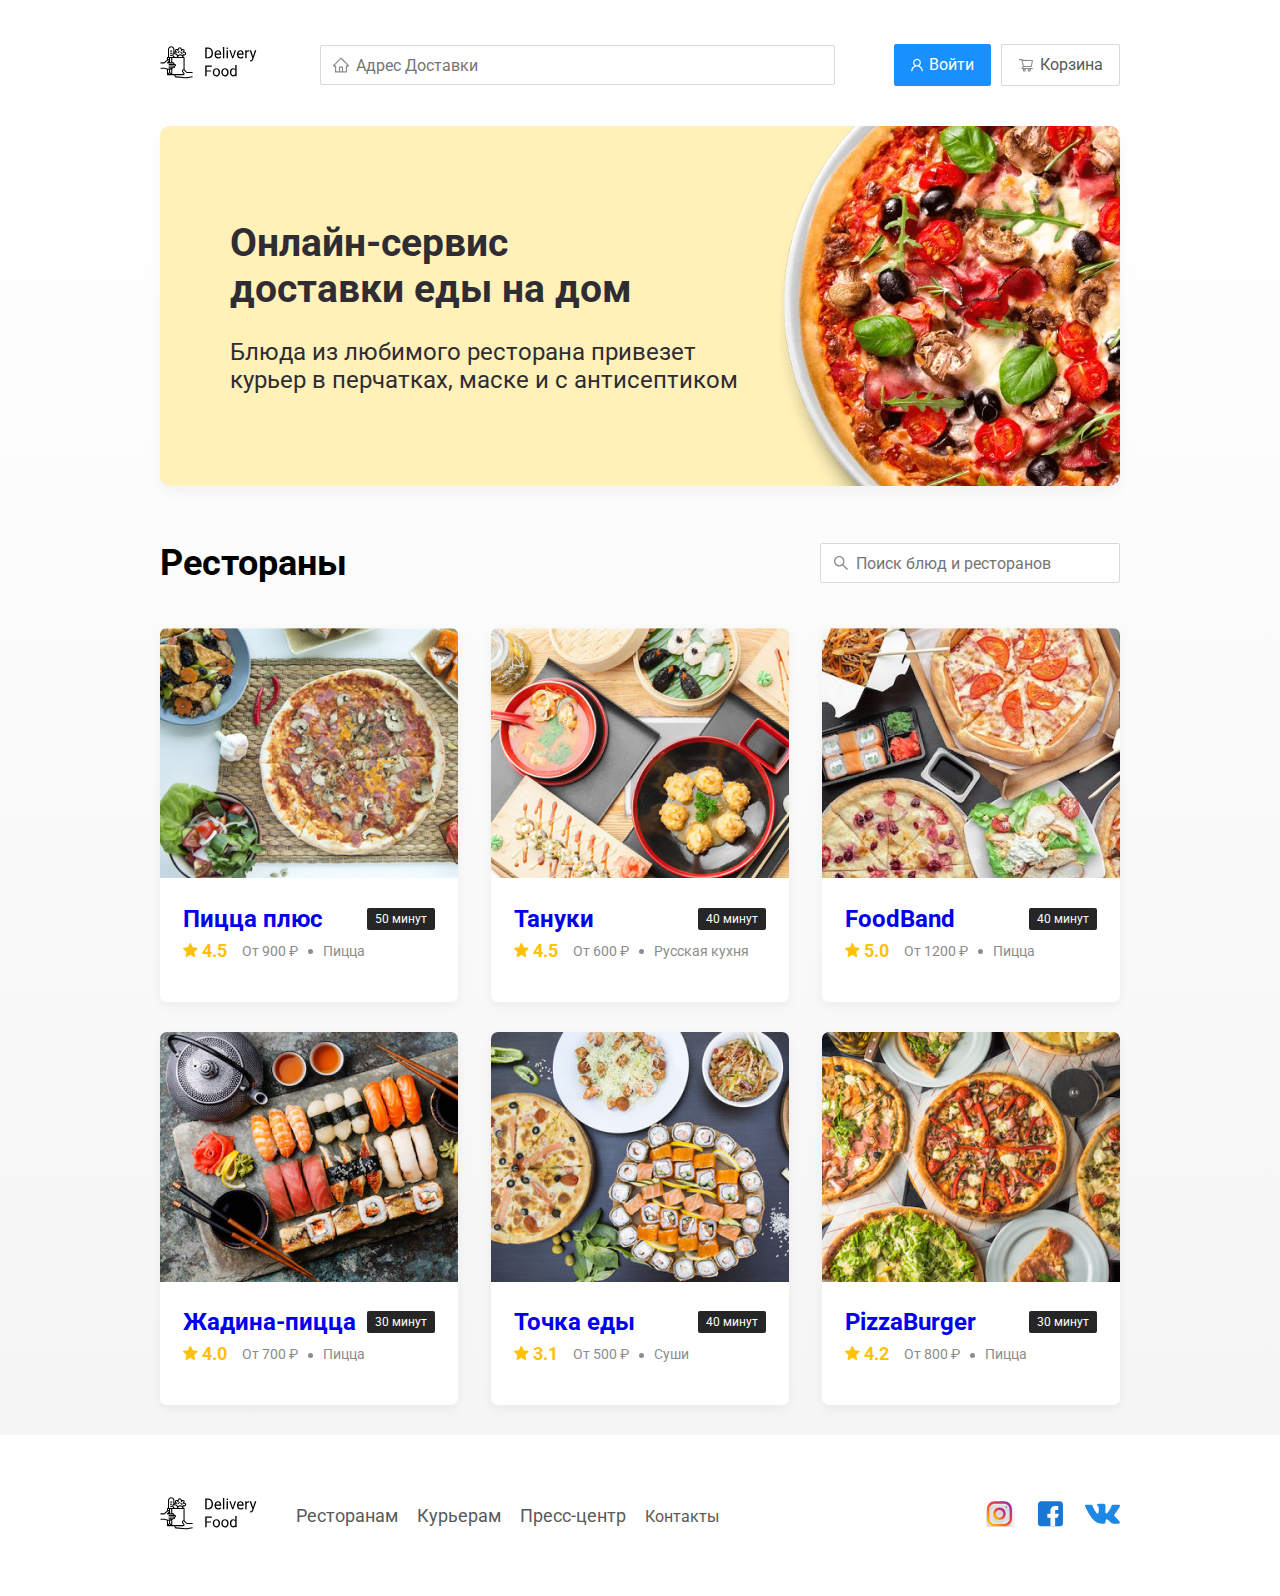
<file: index.html>
<!DOCTYPE html>
<html lang="ru">
  <head>
    <meta charset="UTF-8" />
    <meta name="viewport" content="width=device-width, initial-scale=1.0" />
    <title>Delivery Food - доставка еды на дом</title>
    <link
      href="https://fonts.googleapis.com/css2?family=Roboto:wght@400;700&display=swap"
      rel="stylesheet"
    />
    <link rel="stylesheet" href="css/normalize.css" />
    <link rel="stylesheet" href="css/style.css" />
  </head>
  <body>
    <!-- Комментарий - CTRL+/ -->
    <div class="container">
      <header class="header">
        <a href="index.html" class="logo"
          ><img src="img/logo.svg" alt="Logo" class="logo"
        /></a>
        <input
          type="text"
          class="input input-address"
          placeholder="Адрес Доставки"
        />
        <div class="buttons">
          <button class="button button-primary">
            <img src="img/user.svg" alt="User" class="button-icon" />
            <span class="button-text">Войти</span>
          </button>
          <button class="button">
            <img
              src="img/shopping-cart.svg"
              alt="Shopping-card"
              class="button-icon"
            />
            <span class="button-text">Корзина</span>
          </button>
        </div>
      </header>
    </div>
    <main class="main">
      <div class="container">
        <section class="promo">
          <h1 class="promo-title">Онлайн-сервис<br />доставки еды на дом</h1>
          <p class="promo-text">
            Блюда из любимого ресторана привезет <br />курьер в перчатках, маске
            и с антисептиком
          </p>
        </section>
        <section class="restaurants">
          <div class="section-heading">
            <h2 class="section-title">Рестораны</h2>
            <input
              type="text"
              class="input input-search"
              placeholder="Поиск блюд и ресторанов"
            />
          </div>
          <div class="cards">
            <a href="restaurant.html" class="card">
              <img src="img/image1.jpg" alt="image1" class="card-image" />
              <div class="card-text">
                <div class="card-heading">
                  <h3 class="card-title">Пицца плюс</h3>
                  <span class="card-tag tag">50 минут</span>
                </div>
                <!-- /.card-heading -->
                <div class="card-info">
                  <div class="rating">
                    <img src="img/rating.svg" alt="rating" /> 4.5
                  </div>
                  <div class="price">От 900 ₽</div>
                  <div class="category">Пицца</div>
                </div>
                <!-- /.card-info -->
              </div>
              <!-- /.card-text -->
            </a>
            <!-- /.card -->
            <a href="restaurant.html" class="card">
              <img src="img/image2.jpg" alt="image2" class="card-image" />
              <div class="card-text">
                <div class="card-heading">
                  <h3 class="card-title">Тануки</h3>
                  <span class="card-tag tag">40 минут</span>
                </div>
                <!-- /.card-heading -->
                <div class="card-info">
                  <div class="rating">
                    <img src="img/rating.svg" alt="rating" /> 4.5
                  </div>
                  <div class="price">От 600 ₽</div>
                  <div class="category">Русская кухня</div>
                </div>
                <!-- /.card-info -->
              </div>
              <!-- /.card-text -->
            </a>
            <!-- /.card -->
            <a href="restaurant.html" class="card">
              <img src="img/image3.jpg" alt="image3" class="card-image" />
              <div class="card-text">
                <div class="card-heading">
                  <h3 class="card-title">FoodBand</h3>
                  <span class="card-tag tag">40 минут</span>
                </div>
                <!-- /.card-heading -->
                <div class="card-info">
                  <div class="rating">
                    <img src="img/rating.svg" alt="rating" /> 5.0
                  </div>
                  <div class="price">От 1200 ₽</div>
                  <div class="category">Пицца</div>
                </div>
                <!-- /.card-info -->
              </div>
              <!-- /.card-text -->
            </a>
            <!-- /.card -->
            <a href="restaurant.html" class="card">
              <img src="img/image4.jpg" alt="image4" class="card-image" />
              <div class="card-text">
                <div class="card-heading">
                  <h3 class="card-title">Жадина-пицца</h3>
                  <span class="card-tag tag">30 минут</span>
                </div>
                <!-- /.card-heading -->
                <div class="card-info">
                  <div class="rating">
                    <img src="img/rating.svg" alt="rating" /> 4.0
                  </div>
                  <div class="price">От 700 ₽</div>
                  <div class="category">Пицца</div>
                </div>
                <!-- /.card-info -->
              </div>
              <!-- /.card-text -->
            </a>
            <!-- /.card -->
            <a href="restaurant.html" class="card">
              <img src="img/image5.jpg" alt="image5" class="card-image" />
              <div class="card-text">
                <div class="card-heading">
                  <h3 class="card-title">Точка еды</h3>
                  <span class="card-tag tag">40 минут</span>
                </div>
                <!-- /.card-heading -->
                <div class="card-info">
                  <div class="rating">
                    <img src="img/rating.svg" alt="rating" /> 3.1
                  </div>
                  <div class="price">От 500 ₽</div>
                  <div class="category">Суши</div>
                </div>
                <!-- /.card-info -->
              </div>
              <!-- /.card-text -->
            </a>
            <!-- /.card -->
            <a href="restaurant.html" class="card">
              <img src="img/image6.jpg" alt="image6" class="card-image" />
              <div class="card-text">
                <div class="card-heading">
                  <h3 class="card-title">PizzaBurger</h3>
                  <span class="card-tag tag">30 минут</span>
                </div>
                <!-- /.card-heading -->
                <div class="card-info">
                  <div class="rating">
                    <img src="img/rating.svg" alt="rating" /> 4.2
                  </div>
                  <div class="price">От 800 ₽</div>
                  <div class="category">Пицца</div>
                </div>
                <!-- /.card-info -->
              </div>
              <!-- /.card-text -->
            </a>
            <!-- /.card -->
          </div>
          <!-- /.cards -->
        </section>
      </div>
    </main>
    <footer class="footer">
      <div class="container">
        <div class="footer-block">
          <a href="index.html"
            ><img src="img/logo.svg" alt="logo" class="logo footer-logo"
          /></a>

          <nav class="footer-nav">
            <a href="#" class="footer-link">Ресторанам</a>
            <a href="#" class="footer-link">Курьерам</a>
            <a href="#" class="footer-link">Пресс-центр</a>
            <a href="#" class="footer-link">Контакты</a>
          </nav>
          <div class="social-links">
            <a href="#" class="social-link"
              ><img src="img/inst.svg" alt="Instagram"
            /></a>
            <a href="#" class="social-link"
              ><img src="img/fb.svg" alt="Facebook"
            /></a>
            <a href="#" class="social-link"
              ><img src="img/Vk.svg" alt="VKontakte"
            /></a>
          </div>
          <!-- /.social-links -->
        </div>
      </div>
    </footer>
  </body>
</html>
</file>
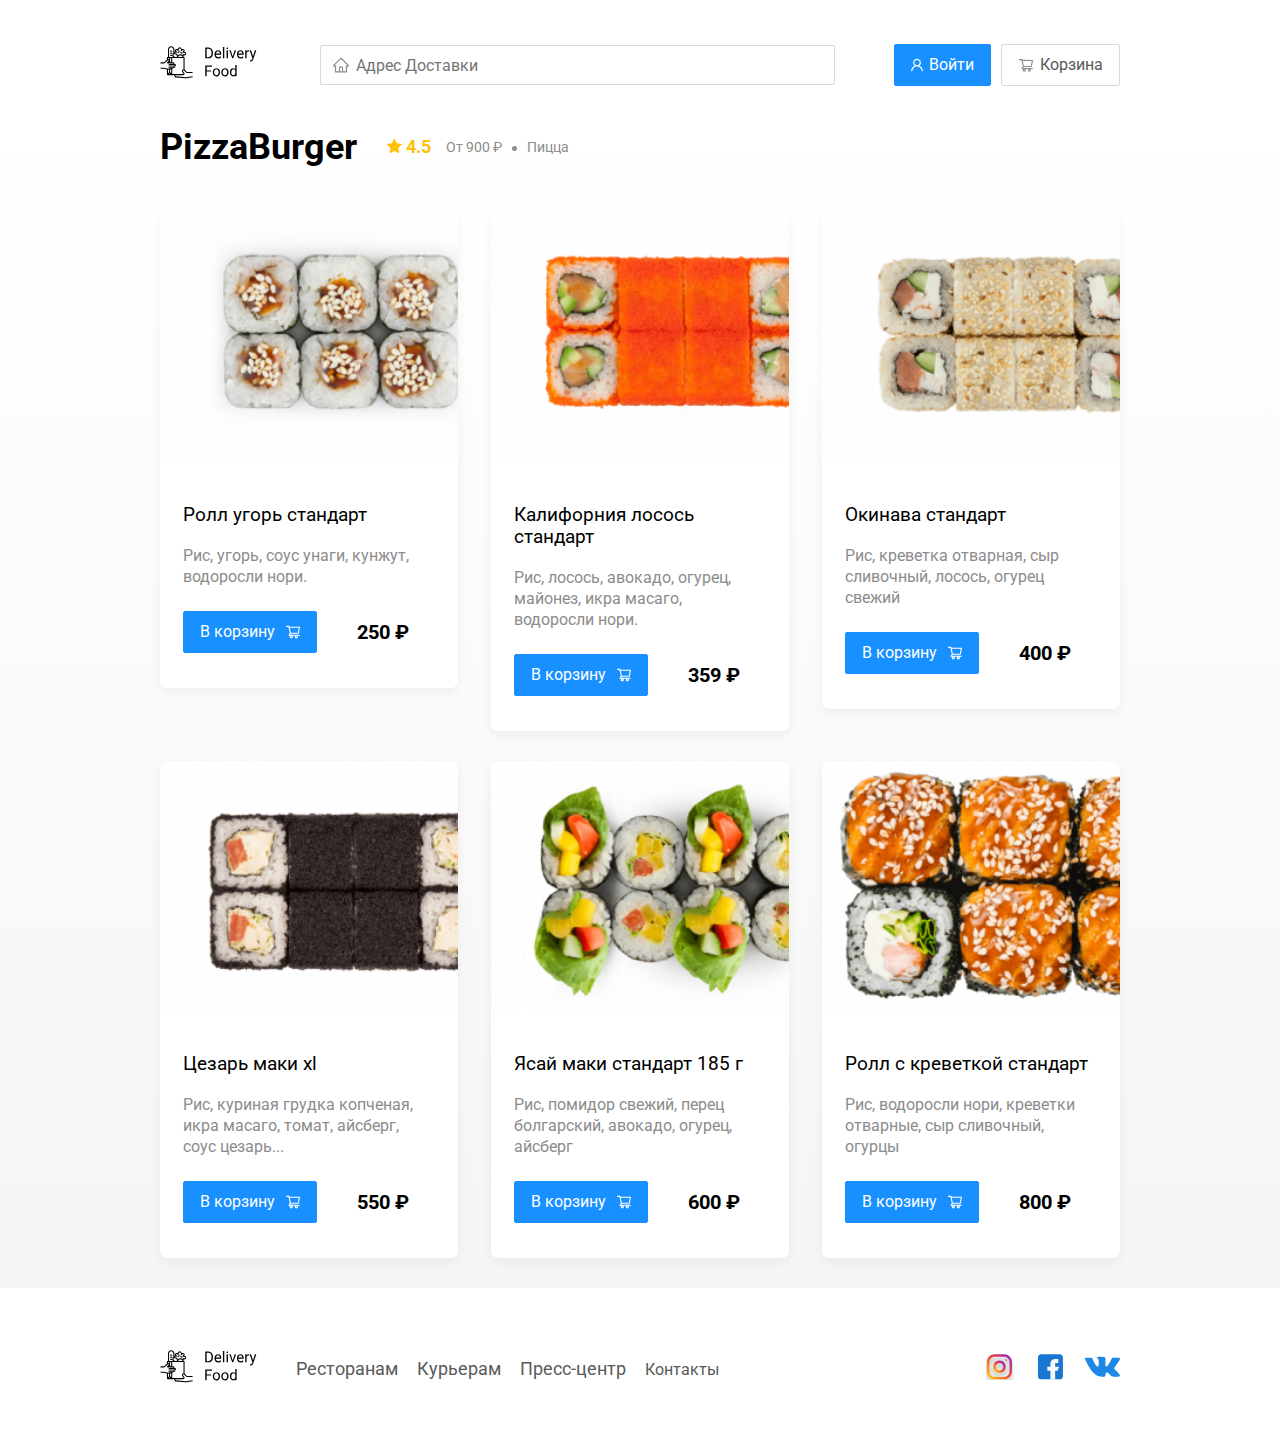
<file: restaurant.html>
<!DOCTYPE html>
<html lang="ru">
  <head>
    <meta charset="UTF-8" />
    <meta name="viewport" content="width=device-width, initial-scale=1.0" />
    <title>PizzaBurger - доставка еды на дом</title>
    <link
      href="https://fonts.googleapis.com/css2?family=Roboto:wght@400;700&display=swap"
      rel="stylesheet"
    />
    <link rel="stylesheet" href="css/normalize.css" />
    <link rel="stylesheet" href="css/animate.min.css" />
    <link rel="stylesheet" href="css/style.css" />
  </head>
  <body>
    <!-- Комментарий - CTRL+/ -->
    <div class="container">
      <header class="header">
        <a href="index.html" class="logo animated bounce"
          ><img src="img/logo.svg" alt="Logo" class="logo"
        /></a>
        <input
          type="text"
          class="input input-address"
          placeholder="Адрес Доставки"
        />
        <div class="buttons">
          <button class="button button-primary">
            <img src="img/user.svg" alt="User" class="button-icon" />
            <span class="button-text">Войти</span>
          </button>
          <button class="button" id="cart-button">
            <img
              src="img/shopping-cart.svg"
              alt="Shopping-card"
              class="button-icon"
            />
            <span class="button-text">Корзина</span>
          </button>
        </div>
      </header>
    </div>
    <main class="main">
      <div class="container">
        <section class="restaurants">
          <div class="section-heading">
            <h2 class="section-title">PizzaBurger</h2>
            <div class="card-info">
              <div class="rating">
                <img src="img/rating.svg" alt="rating" /> 4.5
              </div>
              <div class="price">От 900 ₽</div>
              <div class="category">Пицца</div>
            </div>
          </div>
          <div class="cards">
            <div class="card wow fadeInUp" data-wow-delay="0.2s">
              <img src="img/img1.png" alt="image1" class="card-image" />
              <div class="card-text">
                <div class="card-heading">
                  <h3 class="card-title-reg">Ролл угорь стандарт</h3>
                </div>
                <!-- /.card-heading -->
                <div class="card-info">
                  <div class="ingrediets">
                    Рис, угорь, соус унаги, кунжут, водоросли нори.
                  </div>
                </div>
                <!-- /.card-info -->
                <div class="card-buttons">
                  <button class="button button-primary">
                    <span class="buttin-card-text">В корзину</span>
                    <img
                      src="img\shopping_cart_white.svg"
                      alt="shopping-cart"
                      class="cart-button-image"
                    />
                  </button>
                  <strong class="card-price-bold">250 ₽</strong>
                </div>
              </div>
              <!-- /.card-text -->
            </div>
            <!-- /.card -->
            <div class="card wow fadeInUp" data-wow-delay="0.4s">
              <img src="img/img2.png" alt="image2" class="card-image" />
              <div class="card-text">
                <div class="card-heading">
                  <h3 class="card-title-reg">Калифорния лосось стандарт</h3>
                </div>
                <!-- /.card-heading -->
                <div class="card-info">
                  <div class="ingrediets">
                    Рис, лосось, авокадо, огурец, майонез, икра масаго,
                    водоросли нори.
                  </div>
                </div>
                <!-- /.card-info -->
                <div class="card-buttons">
                  <button class="button button-primary">
                    <span class="buttin-card-text">В корзину</span>
                    <img
                      src="img\shopping_cart_white.svg"
                      alt="shopping-cart"
                      class="cart-button-image"
                    />
                  </button>
                  <strong class="card-price-bold">359 ₽</strong>
                </div>
              </div>
              <!-- /.card-text -->
            </div>
            <!-- /.card -->
            <div class="card wow fadeInUp" data-wow-delay="0.6s">
              <img src="img/img3.png" alt="image3" class="card-image" />
              <div class="card-text">
                <div class="card-heading">
                  <h3 class="card-title-reg">Окинава стандарт</h3>
                </div>
                <!-- /.card-heading -->
                <div class="card-info">
                  <div class="ingrediets">
                    Рис, креветка отварная, сыр сливочный, лосось, огурец свежий
                  </div>
                </div>
                <!-- /.card-info -->
                <div class="card-buttons">
                  <button class="button button-primary">
                    <span class="buttin-card-text">В корзину</span>
                    <img
                      src="img\shopping_cart_white.svg"
                      alt="shopping-cart"
                      class="cart-button-image"
                    />
                  </button>
                  <strong class="card-price-bold">400 ₽</strong>
                </div>
              </div>
              <!-- /.card-text -->
            </div>
            <!-- /.card -->
            <div class="card wow fadeInUp" data-wow-delay="0.2s">
              <img src="img/img4.png" alt="image4" class="card-image" />
              <div class="card-text">
                <div class="card-heading">
                  <h3 class="card-title-reg">Цезарь маки хl</h3>
                </div>
                <!-- /.card-heading -->
                <div class="card-info">
                  <div class="ingrediets">
                    Рис, куриная грудка копченая, икра масаго, томат, айсберг,
                    соус цезарь...
                  </div>
                </div>
                <!-- /.card-info -->
                <div class="card-buttons">
                  <button class="button button-primary">
                    <span class="buttin-card-text">В корзину</span>
                    <img
                      src="img\shopping_cart_white.svg"
                      alt="shopping-cart"
                      class="cart-button-image"
                    />
                  </button>
                  <strong class="card-price-bold">550 ₽</strong>
                </div>
              </div>
              <!-- /.card-text -->
            </div>
            <!-- /.card -->
            <div class="card wow fadeInUp" data-wow-delay="0.4s">
              <img src="img/img5.png" alt="image5" class="card-image" />
              <div class="card-text">
                <div class="card-heading">
                  <h3 class="card-title-reg">Ясай маки стандарт 185 г</h3>
                </div>
                <!-- /.card-heading -->
                <div class="card-info">
                  <div class="ingrediets">
                    Рис, помидор свежий, перец болгарский, авокадо, огурец,
                    айсберг
                  </div>
                </div>
                <!-- /.card-info -->
                <div class="card-buttons">
                  <button class="button button-primary">
                    <span class="buttin-card-text">В корзину</span>
                    <img
                      src="img\shopping_cart_white.svg"
                      alt="shopping-cart"
                      class="cart-button-image"
                    />
                  </button>
                  <strong class="card-price-bold">600 ₽</strong>
                </div>
              </div>
              <!-- /.card-text -->
            </div>
            <!-- /.card -->
            <div class="card wow fadeInUp" data-wow-delay="0.6s">
              <img src="img/img6.png" alt="image6" class="card-image" />
              <div class="card-text">
                <div class="card-heading">
                  <h3 class="card-title-reg">Ролл с креветкой стандарт</h3>
                </div>
                <!-- /.card-heading -->
                <div class="card-info">
                  <div class="ingrediets">
                    Рис, водоросли нори, креветки отварные, сыр сливочный,
                    огурцы
                  </div>
                </div>
                <!-- /.card-info -->
                <div class="card-buttons">
                  <button class="button button-primary">
                    <span class="buttin-card-text">В корзину</span>
                    <img
                      src="img\shopping_cart_white.svg"
                      alt="shopping-cart"
                      class="cart-button-image"
                    />
                  </button>
                  <strong class="card-price-bold">800 ₽</strong>
                </div>
              </div>
              <!-- /.card-text -->
            </div>
            <!-- /.card -->
          </div>
          <!-- /.cards -->
        </section>
      </div>
    </main>
    <footer class="footer">
      <div class="container">
        <div class="footer-block">
          <a href="index.html"
            ><img src="img/logo.svg" alt="" class="logo footer-logo"
          /></a>

          <nav class="footer-nav">
            <a href="#" class="footer-link">Ресторанам</a>
            <a href="#" class="footer-link">Курьерам</a>
            <a href="#" class="footer-link">Пресс-центр</a>
            <a href="#" class="footer-link">Контакты</a>
          </nav>
          <div class="social-links">
            <a href="#" class="social-link"
              ><img src="img/inst.svg" alt="Instagram"
            /></a>
            <a href="#" class="social-link"
              ><img src="img/fb.svg" alt="Facebook"
            /></a>
            <a href="#" class="social-link"
              ><img src="img/Vk.svg" alt="VKontakte"
            /></a>
          </div>
          <!-- /.social-links -->
        </div>
      </div>
    </footer>
    <div class="modal">
      <div class="modal-dialog">
        <div class="modal-header">
          <h3 class="modal-title">Корзина</h3>
          <button class="close">&times;</button>
        </div>
        <div class="modal-body">
          <div class="food-row">
            <span class="food-name">Ролл угорь стандарт</span>
            <strong class="food-price">250 ₽</strong>
            <div class="food-counter">
              <button class="counter-button">-</button>
              <span class="counter">1</span>
              <button class="counter-button">+</button>
            </div>
          </div>
          <!-- /.foods-row -->
          <div class="food-row">
            <span class="food-name">Ролл угорь стандарт</span>
            <strong class="food-price">250 ₽</strong>
            <div class="food-counter">
              <button class="counter-button">-</button>
              <span class="counter">1</span>
              <button class="counter-button">+</button>
            </div>
          </div>
          <!-- /.foods-row -->
          <div class="food-row">
            <span class="food-name">Ролл угорь стандарт</span>
            <strong class="food-price">250 ₽</strong>
            <div class="food-counter">
              <button class="counter-button">-</button>
              <span class="counter">1</span>
              <button class="counter-button">+</button>
            </div>
          </div>
          <!-- /.foods-row -->
          <div class="food-row">
            <span class="food-name">Ролл угорь стандарт</span>
            <strong class="food-price">250 ₽</strong>
            <div class="food-counter">
              <button class="counter-button">-</button>
              <span class="counter">1</span>
              <button class="counter-button">+</button>
            </div>
          </div>
          <!-- /.foods-row -->
          <div class="food-row">
            <span class="food-name">Ролл угорь стандарт</span>
            <strong class="food-price">250 ₽</strong>
            <div class="food-counter">
              <button class="counter-button">-</button>
              <span class="counter">1</span>
              <button class="counter-button">+</button>
            </div>
          </div>
          <!-- /.foods-row -->
        </div>
        <div class="modal-footer">
          <span class="modal-pricetag">1250 ₽</span>
          <div class="footer-buttons">
            <button class="button button-primary">Оформить заказ</button>
            <button class="button">Отмена</button>
          </div>
        </div>
        <!-- /.model-footer -->
      </div>
      <!-- /.modal-dialog -->
    </div>
    <script src="js/wow.min.js"></script>
    <script src="js/main.js"></script>
  </body>
</html>
</file>
<file: css/style.css>
/* *-для всех элементов */
* {
  box-sizing: border-box;
}
body {
  font-family: "Roboto", sans-serif;
  padding-top: 44px;
}
.container {
  max-width: 1200px;
  margin: auto;
}
.header {
  display: flex;
  align-items: center;
  justify-content: space-between;
  margin-bottom: 40px;
}
.input {
  background: #ffffff;
  border: 1px solid #d9d9d9;
  border-radius: 2px;
  font-size: 16px;
  line-height: 24px;
  padding-left: 35px;
  background-repeat: no-repeat;
  background-position: left 11px center;
}
.input-address {
  height: 40px;
  flex: 0.8;
  background-image: url(../img/home.svg);
}
.input-search {
  height: 40px;
  width: 300px;
  background-image: url(../img/search.svg);
  margin-left: auto;
}
.buttons {
  display: flex;
  align-items: center;
}
.button {
  display: flex;
  align-items: center;
  padding: 8px 16px;
  background: #ffffff;
  border: 1px solid #d9d9d9;
  box-shadow: 0px 0px 2px rgba(0, 0, 0, 0.0015);
  border-radius: 2px;
  color: #595959;
  font-size: 16px;
  line-height: 24px;
}
.button-primary {
  background: #1890ff;
  border: 1px solid #1890ff;
  color: #ffffff;
  margin-right: 10px;
}
.button-icon {
  margin-right: 6px;
  vertical-align: middle;
}
.button-text {
  vertical-align: middle;
}
.buttin-card-text {
  margin-right: 10px;
}
.promo {
  box-shadow: 0px 7px 12px rgba(158, 158, 163, 0.1);
  background: #fff1b8 url(../img/promo-image.jpg) no-repeat top right -40px;
  border-radius: 10px;
  padding: 68px 70px;
  margin-bottom: 56px;
}
.promo-title {
  font-style: normal;
  font-weight: bold;
  font-size: 39px;
  line-height: 46px;
  color: #302c34;
}
.promo-text {
  font-style: normal;
  font-weight: normal;
  font-size: 24px;
  line-height: 28px;
  color: #302c34;
}
.section-heading {
  display: flex;
  align-items: center;
  margin-bottom: 44px;
}
.section-title {
  font-style: normal;
  font-weight: bold;
  font-size: 36px;
  line-height: 42px;
  color: #000000;
  margin: 0;
  margin-right: 30px;
}
.cards {
  display: flex;
  align-items: flex-start;
  flex-wrap: wrap;
  justify-content: space-between;
}
.card {
  background: #ffffff;
  box-shadow: 0px 4px 12px rgba(0, 0, 0, 0.05);
  border-radius: 7px;
  overflow: hidden;
  margin-bottom: 30px;
  flex-basis: 31%;
  text-decoration: none;
}
.card-image {
  width: 384px;
  height: 250px;
  object-fit: cover;
}
.card-text {
  padding-top: 20px;
  padding-bottom: 35px;
  padding-left: 23px;
  padding-right: 23px;
}
.card-heading {
  display: flex;
  align-items: center;
  justify-content: space-between;
}
.card-title {
  margin: 0px;
  font-style: normal;
  font-weight: bold;
  font-size: 24px;
  line-height: 32px;
}
.card-price-bold {
  font-weight: bold;
  font-size: 20px;
  line-height: 32px;
  margin-left: 30px;
}
.card-buttons {
  display: flex;
  align-items: center;
  margin-top: 24px;
}
.card-title-reg {
  font-weight: 400;
}
.card-tag {
  font-style: normal;
  font-weight: normal;
  font-size: 12px;
  line-height: 20px;
  color: #ffffff;
  background: #262626;
  border-radius: 2px;
  padding: 1px 8px;
}
.card-info {
  display: flex;
  align-items: center;
  flex-wrap: wrap;
}
.rating {
  margin-right: 26px;
  color: #ffc107;
  font-style: normal;
  font-weight: bold;
  font-size: 18px;
  line-height: 32px;
}
.price,
.category {
  font-style: normal;
  font-weight: normal;
  font-size: 18px;
  line-height: 32px;
  color: #8c8c8c;
}
.price {
  margin-right: 10px;
}
.ingrediets {
  font-style: normal;
  font-weight: normal;
  font-size: 16px;
  line-height: 21px;
  color: #8c8c8c;
}
.category {
  text-overflow: ellipsis;
  overflow: hidden;
  white-space: nowrap;
  max-width: 150px;
}
.price:after {
  content: "";
  width: 5px;
  height: 5px;
  background-color: #8c8c8c;
  display: inline-block;
  vertical-align: middle;
  border-radius: 50%;
  margin-left: 10px;
}
main {
  background: linear-gradient(
    180deg,
    rgba(245, 245, 245, 0) 1.04%,
    #f5f5f5 100%
  );
}
.footer {
  padding: 60px 0;
}
.footer-block {
  display: flex;
  align-items: center;
  justify-content: space-between;
}
.footer-link {
  display: inline-block;
  color: #595959;
  text-decoration: none;
}
.footer-nav {
  margin-right: auto;
  margin-left: 35px;
}
.footer-link:not(:last-child) {
  margin-right: 15px;
  font-style: normal;
  font-weight: normal;
  font-size: 18px;
  line-height: 21px;
}
.social-links {
  display: flex;
  align-items: center;
}
.social-link:not(:last-child) {
  margin-right: 21px;
}
.modal {
  display: none;
  position: fixed;
  left: 0;
  top: 0;
  height: 100%;
  width: 100%;
  background: rgba(0, 0, 0, 0.4);
}
.is-open {
  display: flex;
}
.modal-dialog {
  max-width: 780px;
  width: 95%;
  background: #ffffff;
  border-radius: 5px;
  margin: auto;
  padding: 40px 45px;
}
.modal-title {
  margin: 0;
  font-style: normal;
  font-weight: bold;
  font-size: 36px;
  line-height: 42px;
  color: #000000;
}
.modal-header {
  display: flex;
  align-items: center;
  justify-content: space-between;
  margin-bottom: 45px;
}
.close {
  font-size: 30px;
  border: none;
  background: transparent;
}
.modal-body {
  margin-bottom: 50px;
}
.food-row {
  display: flex;
  align-items: flex-start;
  justify-content: space-between;
  padding-bottom: 8px;
  border-bottom: solid 1px #d9d9d9;
  margin-bottom: 15px;
}
.food-price {
  margin-left: auto;
  margin-right: 47px;
  font-weight: bold;
  font-size: 20px;
  line-height: 32px;
  color: #000000;
}
.food-name {
  font-style: normal;
  font-weight: normal;
  font-size: 18px;
  line-height: 32px;
}
.food-counter {
  display: flex;
  align-items: center;
}
.counter-button {
  background: #ffffff;
  border: 1px solid #40a9ff;
  box-sizing: border-box;
  border-radius: 2px;
  width: 39px;
  height: 32px;
  display: flex;
  align-items: center;
  justify-content: center;
  font-weight: normal;
  font-size: 16px;
  line-height: 24px;
  color: #40a9ff;
}
.counter {
  font-size: 16px;
  line-height: 24px;
  margin-left: 10px;
  margin-right: 10px;
}
.modal-footer {
  display: flex;
  align-items: center;
  justify-content: space-between;
}
.footer-buttons {
  display: flex;
  align-items: center;
}
.modal-pricetag {
  background: #262626;
  border-radius: 5px;
  color: #ffffff;
  padding: 15px 20px;
}
@media (max-width: 1366px) {
  .container {
    max-width: 960px;
  }
  .promo {
    background-size: 570px;
    background-position: 600px;
  }
  .rating {
    margin-right: 15px;
  }
  .category,
  .price {
    font-size: 14px;
  }
}
@media (max-width: 992px) {
  .container {
    max-width: 750px;
  }
  .promo {
    padding: 50px;
    background-size: 500px;
    background-position: 450px;
  }
  .promo-text {
    font-size: 18px;
    max-width: 400px;
  }
  .card {
    flex-basis: 49%;
  }
  .footer-link {
    font-size: 16px;
  }
}
@media (max-width: 768px) {
  .container {
    max-width: 560px;
  }
  .card.rating {
    flex-basis: 100%;
  }
  .card-info {
    flex-wrap: wrap;
  }
  .card-title {
    font-size: 18px;
  }
  .promo-title {
    font-size: 24px;
    line-height: 1.4;
  }
  .promo {
    background-size: 400px;
    background-position: 420px;
  }
  .promo-text {
    margin-top: 0px;
  }
}
@media (max-width: 578px) {
  .container {
    max-width: 90%;
  }
  .header {
    flex-wrap: wrap;
  }
  .input-address {
    order: 5;
    margin-top: 15px;
    flex: 1;
  }
  .promo {
    background-image: none;
  }
  .promo-title {
    margin-bottom: 10px;
  }
  .section-title {
    font-size: 20px;
  }
  .card {
    flex-basis: 100%;
  }
  .card-image {
    width: 100%;
  }
  .footer {
    padding: 30px 0px;
  }
  .footer-block {
    align-items: flex-start;
  }
  .footer-nav {
    margin-left: 0;
    margin-right: 0;
    order: 0;
    display: flex;
    flex-direction: column;
  }
  .footer-logo {
    margin-right: 15px;
    order: 1;
  }
  .social-links {
    order: 2;
  }
}
@media (max-width: 480px) {
  .button-text {
    display: none;
  }
  .button {
    min-height: 40px;
  }
  .button-icon {
    margin: 0;
  }
  .promo {
    padding: 20px;
  }
  .section-heading {
    flex-wrap: wrap;
  }
  .footer-block {
    flex-wrap: wrap;
    flex-direction: column;
    align-content: center;
  }
  .footer-logo {
    order: 0;
    margin-bottom: 20px;
  }
  .footer-nav {
    margin-bottom: 20px;
    text-align: center;
  }
  .footer-link {
    margin-right: 0px;
  }
}
</file>
